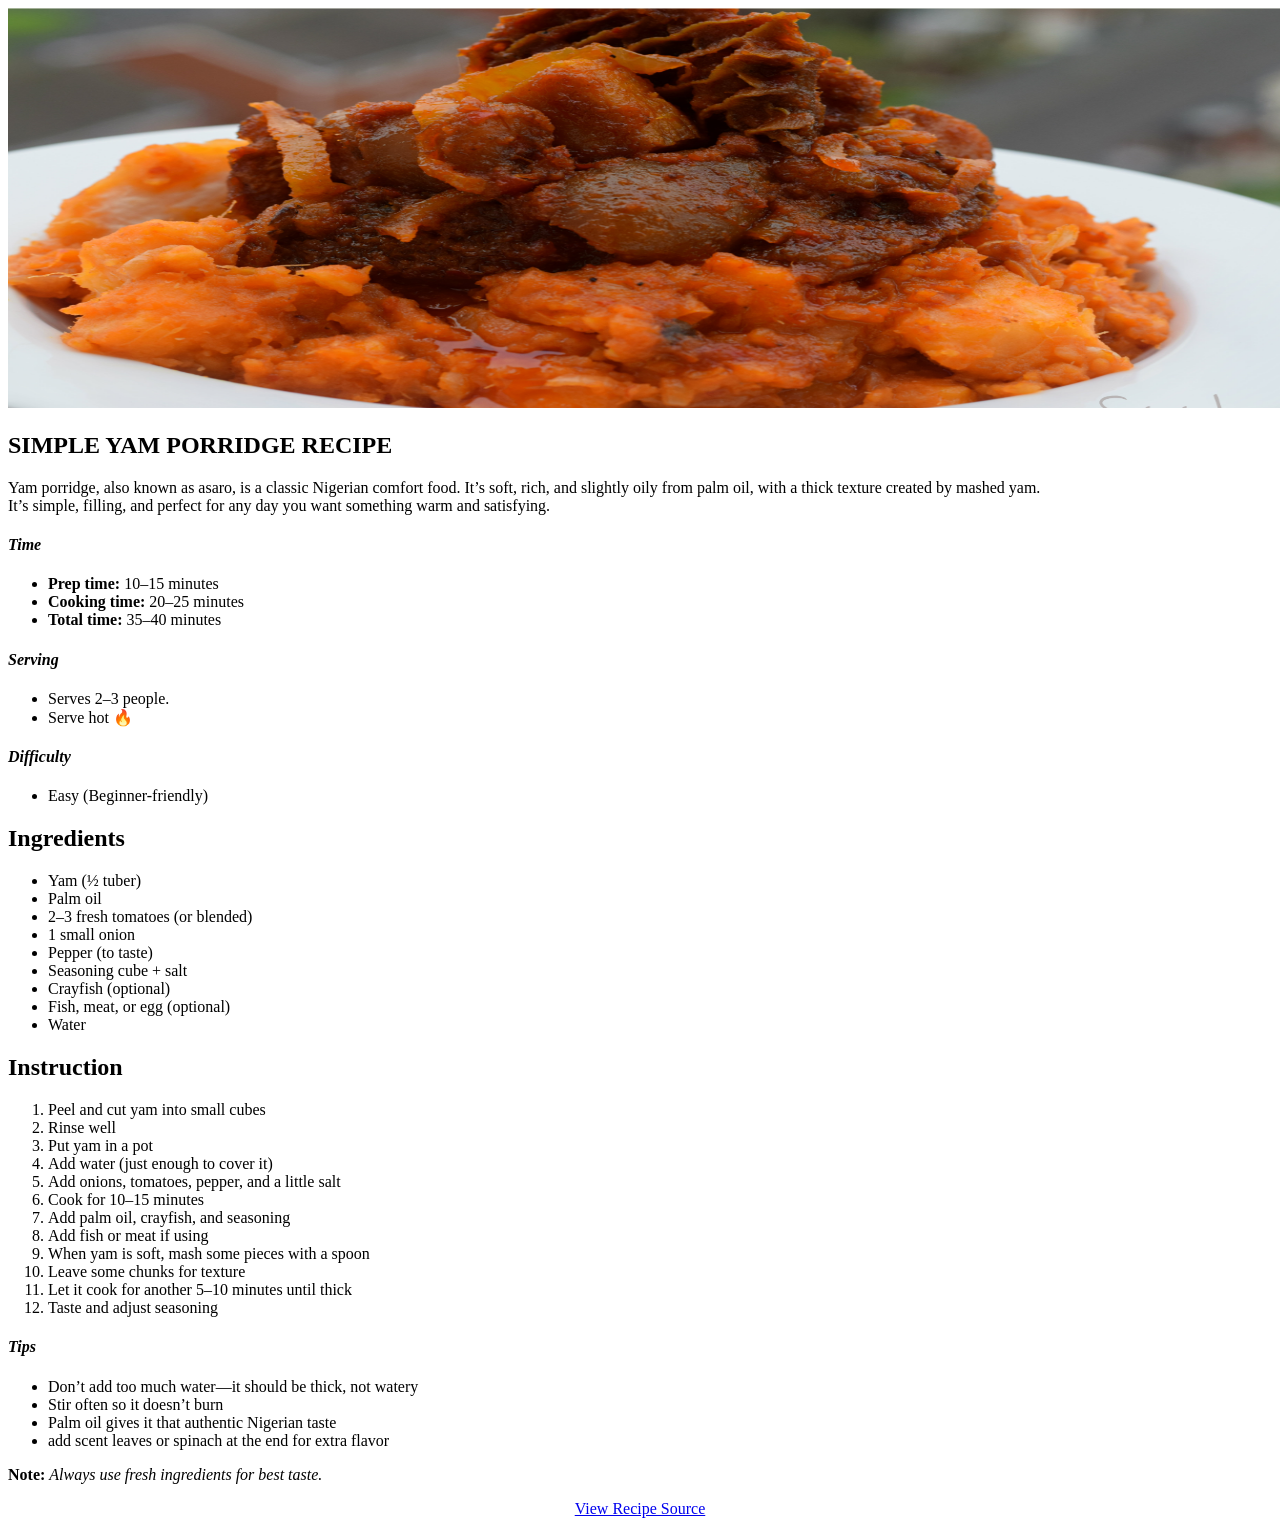
<file: Recipe-Webpage/index.html>
<!DOCTYPE html>
<html lang="en">
<head>
    <meta charset="UTF-8">
    <meta name="viewport" content="width=device-width, initial-scale=1.0">
    <title>RECIPE WEBPAGE</title>
</head>
<body>
    <img src="ASSETS/Screenshot 2026-04-23 213720.png" alt="picture of a yam porridge" width="1300" height="400">

<section>
    <h1>SIMPLE YAM PORRIDGE RECIPE </h1>
    <p>Yam porridge, also known as asaro, is a classic Nigerian comfort food. It’s soft, rich, and slightly oily from palm oil, with a thick texture created by mashed yam.
         <br>It’s simple, filling, and perfect for any day you want something warm and satisfying.</p>
</section>

<section>
    <h4><i><strong>Time</strong></i></h4>
    <ul>
        <li><b>Prep time:</b> 10–15 minutes </li>
         <li><b>Cooking time:</b> 20–25 minutes  </li>
          <li><b>Total time: </b> 35–40 minutes  </li>
    </ul>
    <h4><i><strong>Serving</strong></i></h4>
     <ul>	
        <li>Serves 2–3 people.</li>
        <li>Serve hot 🔥 </li>
    </ul>
    <h4><i><strong>Difficulty</strong></i></h4>
     <ul>
        <li>Easy (Beginner-friendly)</li>
    </ul>
</section>

<section>
    <h2><b>Ingredients</b></h2>
    <ul>
        <li> Yam (½ tuber) </li>
         <li> Palm oil </li>
          <li> 2–3 fresh tomatoes (or blended) </li>
          <li>1 small onion </li>
          <li>Pepper (to taste) </li>
          <li>Seasoning cube + salt</li>
          <li>Crayfish (optional) </li>
          <li>Fish, meat, or egg (optional) </li>
          <li>Water </li>
    </ul>
</section>

<section>
    <h2><b>Instruction</b></h2> 
    <ol>
        <!--prepare the yam -->
        <li> Peel and cut yam into small cubes  </li>
         <li> Rinse well  </li>
         <!--Cook the base -->
          <li> Put yam in a pot </li>
          <li>Add water (just enough to cover it)  </li>
          <li>Add onions, tomatoes, pepper, and a little salt  </li>
          <li>Cook for 10–15 minutes </li>
         <!--Add flavor-->
          <li>Add palm oil, crayfish, and seasoning </li>
          <li>Add fish or meat if using  </li>	
         <!--Mash & thicken-->
          <li>When yam is soft, mash some pieces with a spoon </li>
           <li>Leave some chunks for texture  </li>
          <!-- Final cooking-->
          <li>Let it cook for another 5–10 minutes until thick </li>
          <li>Taste and adjust seasoning </li>
    </ol>
</section>

<section>
     <h4><i>Tips</i></h4>
    <ul>
        <li> Don’t add too much water—it should be thick, not watery  </li>
         <li> Stir often so it doesn’t burn </li>
          <li> Palm oil gives it that authentic Nigerian taste</li>
          <li>add scent leaves or spinach at the end for extra flavor </li>
    </ul>
    <p><strong>Note:</strong> <em>Always use fresh ingredients for best taste.</em></p>
    <p style="text-align: center;">
    <a href="https://www.myactivekitchen.com/asaro-elepo-rederede-yam-porridge/" target="_blank">
        View Recipe Source
    </a>
   </p>
</section>

</body>
    
</html>
</file>
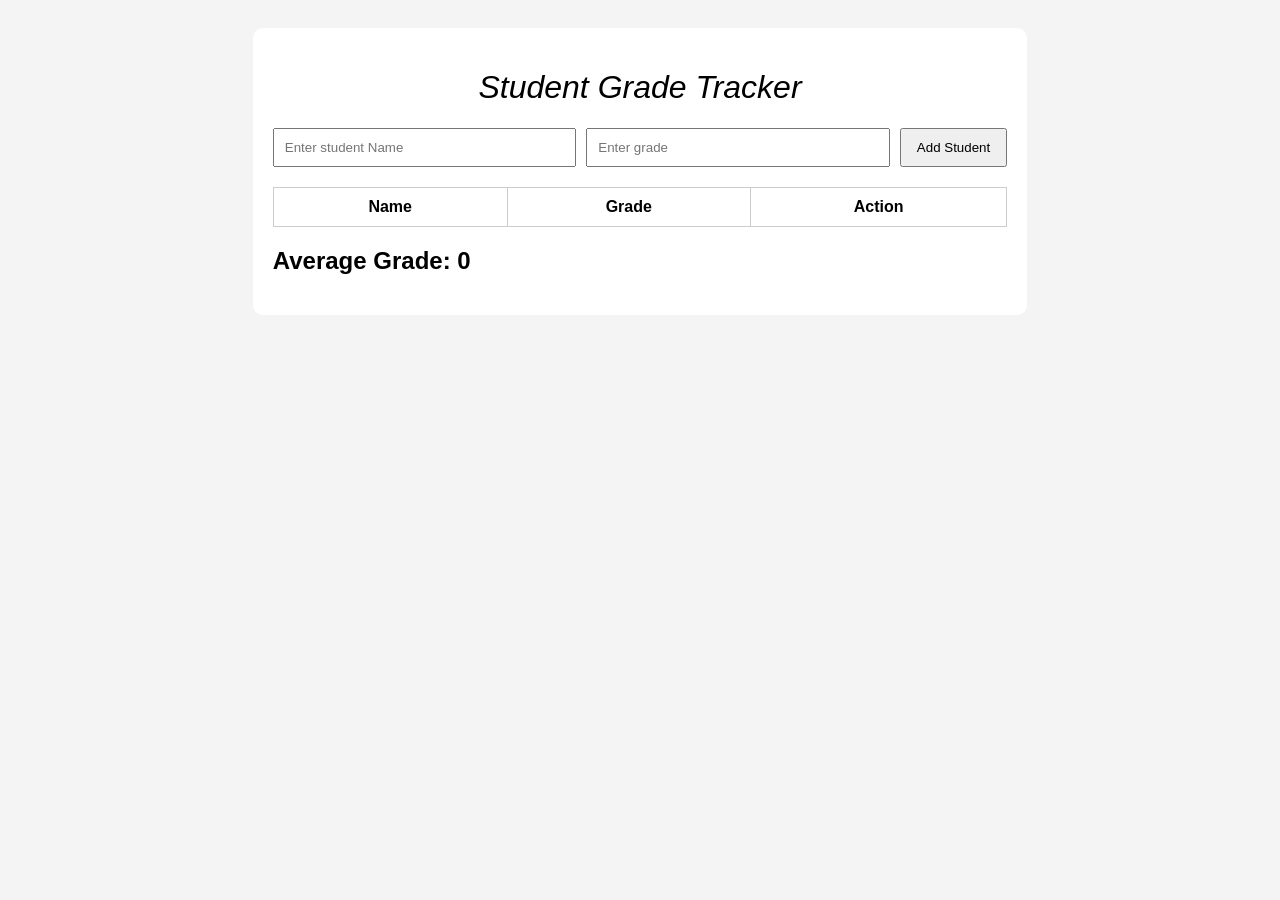
<file: Student-Grade-Tracker/index.html>
<!DOCTYPE html>
<html lang="en">
<head>
    <meta charset="UTF-8">
    <meta name="viewport" content="width=device-width, initial-scale=1.0">
    <link rel="stylesheet" href="style.css">
    <title>Student Grade Tracker</title>
</head>
<body>
   <div class="container">
    <h1>Student Grade Tracker</h1>
    <form id="studentForm">
        <input type="text" id="studentName" placeholder="Enter student Name"/>
         <input type="number" id="studentGrade" placeholder="Enter grade"/>
         <button type="submit" >Add Student</button>
    </form>

     <p id="errorMessage"></p>

    <table>
      <thead>
        <tr>
          <th>Name</th>
          <th>Grade</th>
          <th>Action</th>
        </tr>
      </thead>

      <tbody id="studentList"></tbody>
    </table>

    <h2>Average Grade: <span id="averageGrade">0</span></h2>
  </div>

  <script src="script.js"></script>

   </div> 
</body>
</html>
</file>
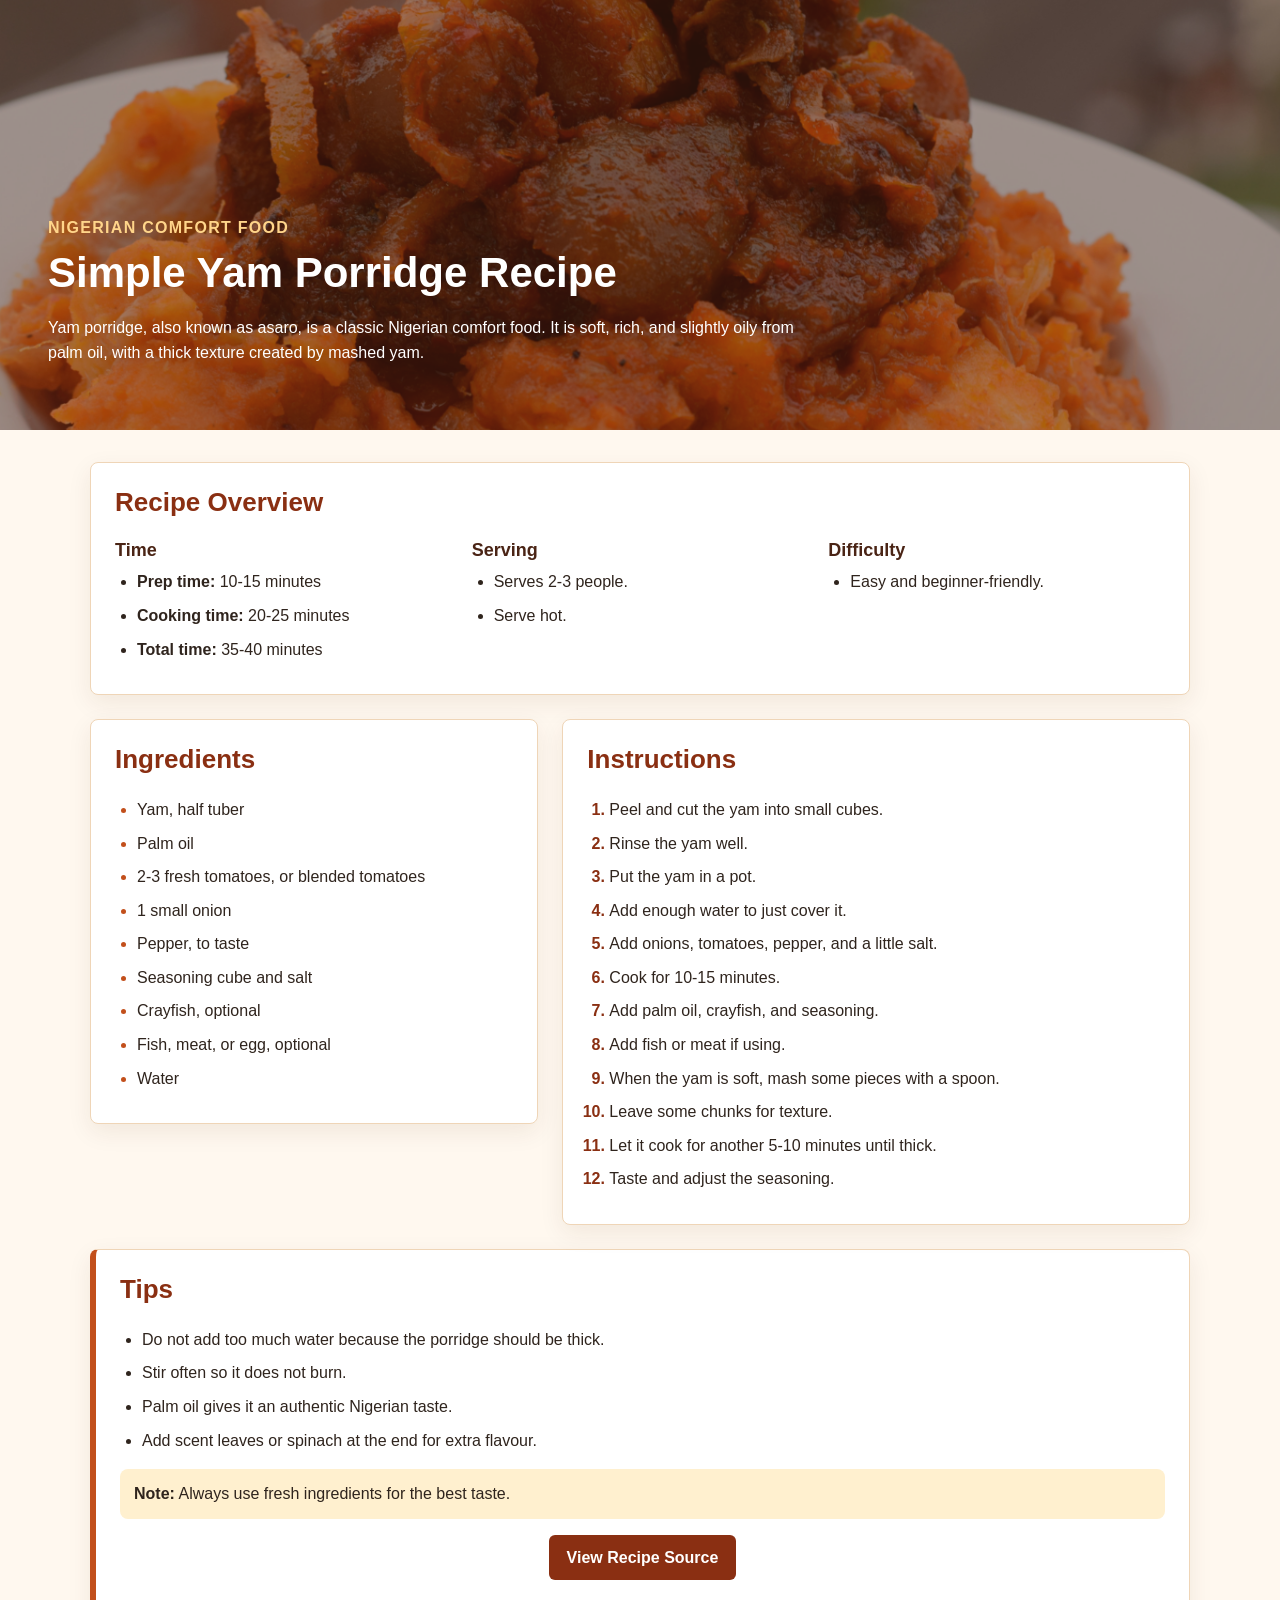
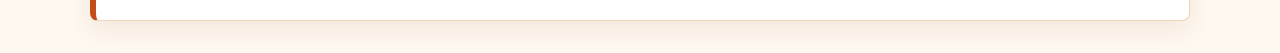
<file: Styling-RecipeWebpage/index.html>
<!DOCTYPE html>
<html lang="en">
<head>
    <meta charset="UTF-8">
    <meta name="viewport" content="width=device-width, initial-scale=1.0">
    <link rel="stylesheet" href="style.css">
    <title>Simple Yam Porridge Recipe</title>
</head>
<body>
    <header id="page-header" class="hero">
        <img
            class="hero-image"
            src="ASSETS/Screenshot 2026-04-23 213720.png"
            alt="A bowl of yam porridge"
        >
        <div class="hero-content">
            <p class="tagline">Nigerian comfort food</p>
            <h1>Simple Yam Porridge Recipe</h1>
            <p>
                Yam porridge, also known as asaro, is a classic Nigerian comfort food.
                It is soft, rich, and slightly oily from palm oil, with a thick texture
                created by mashed yam.
            </p>
        </div>
    </header>

    <main class="recipe-container">
        <section class="recipe-card overview-card" aria-labelledby="overview-title">
            <h2 id="overview-title">Recipe Overview</h2>
            <div class="overview-grid">
                <div>
                    <h3>Time</h3>
                    <ul>
                        <li><strong>Prep time:</strong> 10-15 minutes</li>
                        <li><strong>Cooking time:</strong> 20-25 minutes</li>
                        <li><strong>Total time:</strong> 35-40 minutes</li>
                    </ul>
                </div>

                <div>
                    <h3>Serving</h3>
                    <ul>
                        <li>Serves 2-3 people.</li>
                        <li>Serve hot.</li>
                    </ul>
                </div>

                <div>
                    <h3>Difficulty</h3>
                    <ul>
                        <li>Easy and beginner-friendly.</li>
                    </ul>
                </div>
            </div>
        </section>

        <section class="recipe-grid">
            <section class="recipe-card ingredients-card" aria-labelledby="ingredients-title">
                <h2 id="ingredients-title">Ingredients</h2>
                <ul class="ingredient-list">
                    <li>Yam, half tuber</li>
                    <li>Palm oil</li>
                    <li>2-3 fresh tomatoes, or blended tomatoes</li>
                    <li>1 small onion</li>
                    <li>Pepper, to taste</li>
                    <li>Seasoning cube and salt</li>
                    <li>Crayfish, optional</li>
                    <li>Fish, meat, or egg, optional</li>
                    <li>Water</li>
                </ul>
            </section>

            <section class="recipe-card instructions-card" aria-labelledby="instructions-title">
                <h2 id="instructions-title">Instructions</h2>
                <ol class="instruction-list">
                    <li>Peel and cut the yam into small cubes.</li>
                    <li>Rinse the yam well.</li>
                    <li>Put the yam in a pot.</li>
                    <li>Add enough water to just cover it.</li>
                    <li>Add onions, tomatoes, pepper, and a little salt.</li>
                    <li>Cook for 10-15 minutes.</li>
                    <li>Add palm oil, crayfish, and seasoning.</li>
                    <li>Add fish or meat if using.</li>
                    <li>When the yam is soft, mash some pieces with a spoon.</li>
                    <li>Leave some chunks for texture.</li>
                    <li>Let it cook for another 5-10 minutes until thick.</li>
                    <li>Taste and adjust the seasoning.</li>
                </ol>
            </section>
        </section>

        <section class="recipe-card tips-card" aria-labelledby="tips-title">
            <h2 id="tips-title">Tips</h2>
            <ul>
                <li>Do not add too much water because the porridge should be thick.</li>
                <li>Stir often so it does not burn.</li>
                <li>Palm oil gives it an authentic Nigerian taste.</li>
                <li>Add scent leaves or spinach at the end for extra flavour.</li>
            </ul>
            <p class="note"><strong>Note:</strong> Always use fresh ingredients for the best taste.</p>
            <p class="source-link">
                <a href="https://www.myactivekitchen.com/asaro-elepo-rederede-yam-porridge/" target="_blank">
                    View Recipe Source
                </a>
            </p>
        </section>
    </main>
</body>
</html>
</file>
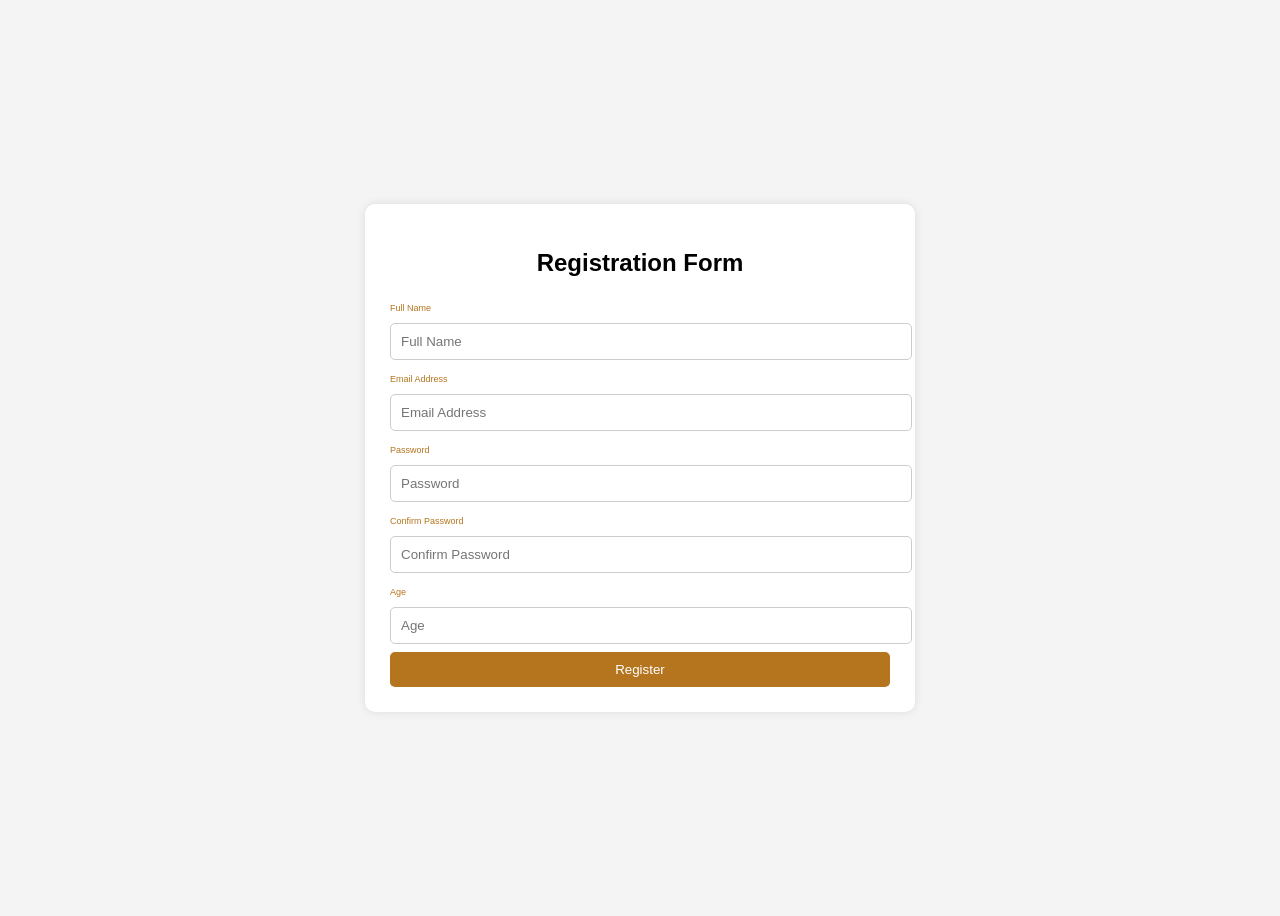
<file: User-Registration-Form/index.html>
<!DOCTYPE html>
<html lang="en">
<head>
    <meta charset="UTF-8">
    <meta name="viewport" content="width=device-width, initial-scale=1.0">
    <title>UserRegistrationForm </title>

    <style>
    body {
      font-family: Arial, sans-serif;
      background-color: #f4f4f4;
      display: flex;
      justify-content: center;
      align-items: center;
      height: 100vh;
    }

    .container {
      background: white;
      padding: 25px;
      border-radius: 10px;
      width: 500px;
      box-shadow: 0 0 10px rgba(0,0,0,0.1);
    }

    h2 {
      text-align: center;
      font-weight: bolder;
    }

    input {
      width: 100%;
      padding: 10px;
      margin: 8px 0;
      border: 1px solid #ccc;
      border-radius: 5px;
    }

    button {
      width: 100%;
      padding: 10px;
      background-color:rgb(181, 116, 30);
      color: white;
      border: none;
      border-radius: 5px;
      cursor: pointer;
    }

    button:hover {
      background-color: #0056b3;
    }

    label{
        color: rgb(181, 116, 30);
        font-size: xx-small;

    }
  </style>
</head>

<body>
    <div class="container">
    <h2>Registration Form</h2>
    <form id="registrationForm">
        <label for="fullname">Full Name</label>
        <input type="text" id="fullname" placeholder="Full Name" required/>
        <label for="email">Email Address</label>
        <input type="email" id="email" placeholder="Email Address" required/>
        <label for="password">Password</label>
        <input type="password" id="password" placeholder="Password" required/>
        <label for="confirmpassword">Confirm Password</label>
        <input type="password" id="confirmpassword" placeholder="Confirm Password" required/>
        <label for="age">Age</label>
        <input type="age"id="age" placeholder="Age" required/>
        <button type="submit">Register</button>
    </form>
    </div>
    <script src="script.js"></script>
</body>
</html>
</file>
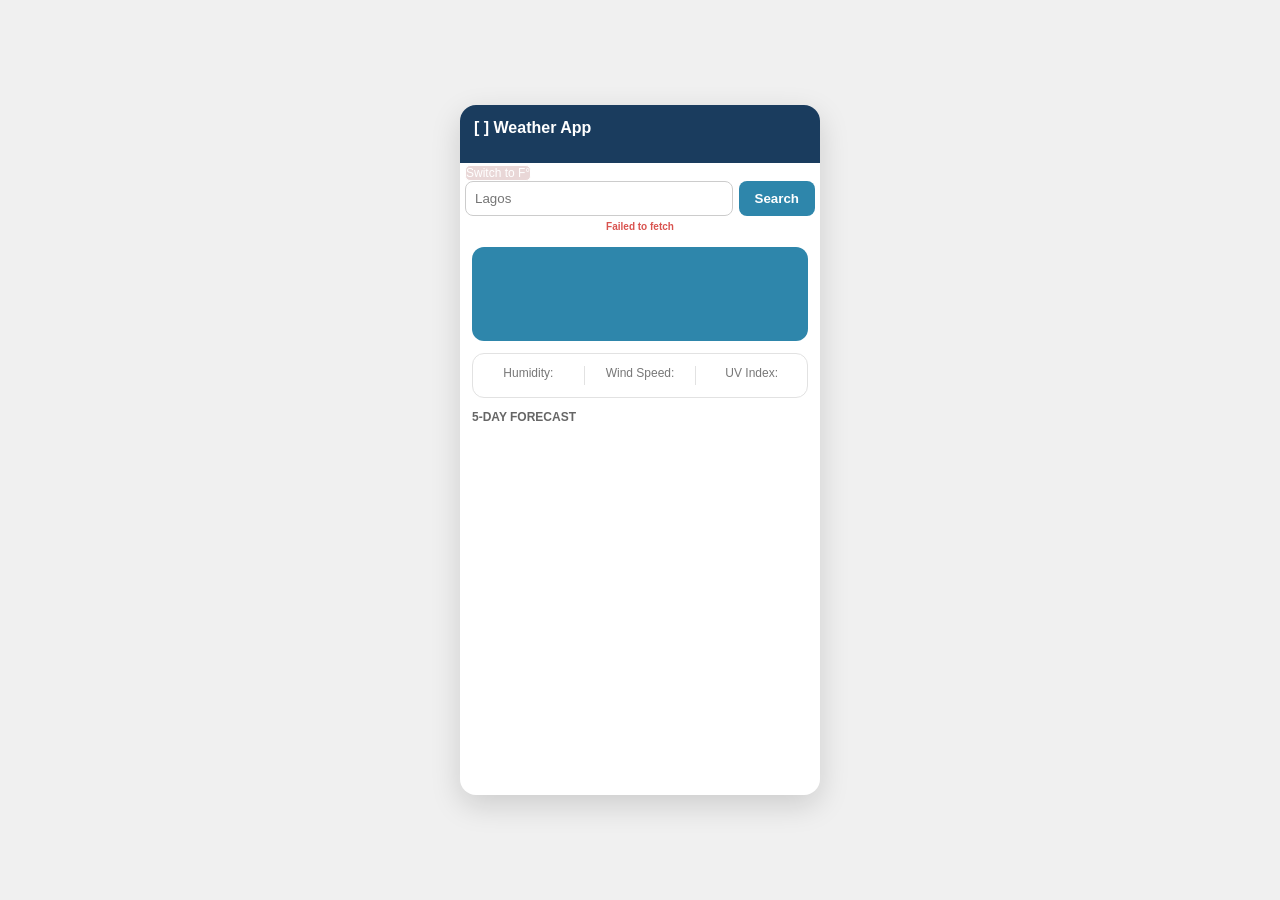
<file: Weather-App/index.html>
<!DOCTYPE html>
<html lang="en">
<head>
    <meta charset="UTF-8">
    <meta name="viewport" content="width=device-width, initial-scale=1.0">
    <title>Weather App</title>
    <link rel="stylesheet" href="styles.css">
</head>
<body>
    <main>
        <header>
        <!--header:contains App tittle ,search input,search button-->
        <h1> [ ] Weather App</h1>
        </header>

        <!--B:unit toggle to show farhenit and celsus-->
        <button id="unit-toggle" class="toggle-btn">Switch to F°</button>

        <div class="top-navigation">
        <input type="text" id="city-input" placeholder="Lagos">
        <button id="search-button">Search</button>
        </div>

        <!--B:Search-history-->
        <div id="search-history" class="history-container"></div>

        <div>
        <!--Error Section: contains error message when city is not found and loading message-->
        <p id="error-message"></p>
        <p id="loading-message"></p>
        </div>

        <div class="hero-section">
        <!--Hero Section: contains weather icon,city name ,
        country,temperature,weather description-->
        <div id="weather-icon"class="animated-icon"></div>
        <h2 id="location-display">
             <span id="city-name"></span> <span id="country"></span>
        </h2>
        <p id="temperature"></p>
        <p id="weather-description"></p>
        </div>

        <div class="stats-section">
        <!--Stats Section: contains Humidity,wind speed,UV index 
        using span to wrap the value-->
        <div id="humidity">Humidity: <span class="value"></span></div>
        <div id="wind-speed">Wind Speed: <span class="value"></span></div>
        <div id="uv-index">UV Index: <span class="value"></span></div>
        </div>

        <div class="forecast-section">
        <!--Forecast Section: contains 5 day forecast with date,weather icon,
        temperature,weather description-->
        <h3>5-DAY FORECAST</h3>
        <div id="forecast"></div>
        </div>
    </main>
    <script src="script.js"></script>
</body>
</html>
</file>
<file: Student-Grade-Tracker/style.css>
body {
  font-family: Arial, sans-serif;
  background: #f4f4f4;
  padding: 20px;
}
.container{
  width: 60%;
  margin: auto;
  background: white;
  padding: 20px;
  border-radius: 10px;
}
h1 {
  text-align: center;
  font-weight: 400;
  font-style: italic;
}
form {
  display: flex;
  gap: 10px;
  margin-bottom: 20px;
}
input {
  padding: 10px;
  flex: 1;
}

button {
  padding: 10px 15px;
  cursor: pointer;
}

table {
  width: 100%;
  border-collapse: collapse;
}

table, th, td {
  border: 1px solid #ccc;
}

th, td {
  padding: 10px;
  text-align: center;
}

.delete-btn {
  background: red;
  color: white;
  border: none;
  padding: 5px 10px;
}

.above-average {
  background-color: #d4edda;
}

#errorMessage {
  color: red;
  margin-bottom: 10px;
}
</file>
<file: Styling-RecipeWebpage/style.css>
/* General page styling */
* {
    box-sizing: border-box;
}

body {
    margin: 0;
    font-family: Arial, Helvetica, sans-serif;
    color: #2f241d;
    background-color: #fff8ef;
    line-height: 1.6;
}

img {
    max-width: 100%;
    display: block;
}

/* Header section */
.hero {
    position: relative;
    min-height: 430px;
    display: flex;
    align-items: flex-end;
    padding: 48px;
    color: #ffffff;
    background-color: #4a2415;
    overflow: hidden;
}

.hero-image {
    position: absolute;
    inset: 0;
    width: 100%;
    height: 100%;
    object-fit: cover;
    opacity: 0.55;
}

.hero-content {
    position: relative;
    max-width: 760px;
}

.tagline {
    margin: 0 0 8px;
    color: #ffd58a;
    font-weight: 700;
    text-transform: uppercase;
    letter-spacing: 0.08em;
}

h1,
h2,
h3 {
    margin-top: 0;
    line-height: 1.2;
}

h1 {
    margin-bottom: 16px;
    font-size: 42px;
}

h2 {
    color: #8a2f12;
    font-size: 26px;
}

h3 {
    margin-bottom: 8px;
    color: #4a2415;
    font-size: 18px;
}

/* Main recipe layout */
.recipe-container {
    width: min(1100px, 92%);
    margin: 32px auto;
}

.recipe-card {
    margin-bottom: 24px;
    padding: 24px;
    border: 1px solid #efd5b7;
    border-radius: 8px;
    background-color: #ffffff;
    box-shadow: 0 8px 24px rgba(76, 36, 19, 0.08);
}

.overview-grid {
    display: grid;
    grid-template-columns: repeat(3, 1fr);
    gap: 20px;
}

.recipe-grid {
    display: grid;
    grid-template-columns: 1fr 1.4fr;
    gap: 24px;
    align-items: start;
}

ul,
ol {
    margin: 0;
    padding-left: 22px;
}

li {
    margin-bottom: 8px;
}

.ingredient-list li::marker {
    color: #c24f1b;
}

.instruction-list li::marker {
    color: #8a2f12;
    font-weight: 700;
}

.tips-card {
    border-left: 6px solid #c24f1b;
}

.note {
    padding: 12px 14px;
    border-radius: 8px;
    background-color: #fff0cf;
}

.source-link {
    text-align: center;
}

.source-link a {
    display: inline-block;
    padding: 10px 18px;
    border-radius: 6px;
    color: #ffffff;
    background-color: #8a2f12;
    font-weight: 700;
    text-decoration: none;
    transition: background-color 0.25s ease, transform 0.25s ease;
}

.source-link a:hover {
    background-color: #c24f1b;
    transform: translateY(-2px);
}

/* Responsive layout for smaller screens */
@media (max-width: 760px) {
    .hero {
        min-height: 360px;
        padding: 32px 24px;
    }

    h1 {
        font-size: 32px;
    }

    .overview-grid,
    .recipe-grid {
        grid-template-columns: 1fr;
    }
}
</file>
<file: Weather-App/styles.css>
* {
    box-sizing: border-box;
}

body {
    font-family: Arial, sans-serif;
    background-color: #f0f0f0;
    margin: 0;
    min-height: 100vh;
    display: flex;
    justify-content: center;
    align-items: center;
}

main {
    width: 360px;
    min-height: 690px;
    background-color: white;
    border-radius: 16px;
    overflow: hidden;
    box-shadow: 0 10px 30px rgba(0, 0, 0, 0.15);
}

header {
    background-color: #1A3C5E;
    color: white;
    padding: 14px;
}

header h1 {
    margin: 0 0 12px;
    font-size: 16px;
}

.toggle-btn {
    background-color: rgba(143, 57, 57, 0.2);
    color: white;
    border: 1px solid white;
    border-radius: 5px;
    padding: 0px;
    margin-bottom: 0px;
    cursor: pointer;
    font-size: 12px;
    transition: all 0.2s ease;
    margin-left: 5px;
}

.toggle-btn:hover {
    background-color: white;
    color: #1A3C5E;
}

.top-navigation {
    display: flex;
    gap: 6px;
    margin-left: 5px;
    margin-right: 5px;
}

.top-navigation input {
    flex: 1;
    padding: 9px;
    border: 1px solid #cccccc;
    border-radius: 8px;
    outline: none;
}

.top-navigation button {
    padding: 9px 16px;
    background-color: #2E86AB;
    color: white;
    border: none;
    border-radius: 8px;
    cursor: pointer;
    font-weight: bold;
    transition: all 0.2s ease;
}

.top-navigation button:hover {
    background-color: #1A3C5E;
}

.history-container {
    display: flex;
    gap: 5px;
    flex-wrap: wrap;
}

.history-btn {
    background-color: white;
    color: rgb(161, 95, 95);
    border: none;
    padding: 4px 8px;
    border-radius: 5px;
    font-size: 11px;
    cursor: pointer;
}

p#error-message,
p#loading-message {
    text-align: center;
    margin: 0;
    padding: 5px;
    font-size: 10px;
    font-weight: bold;
}

p#error-message {
    color: #d9534f;
}

p#loading-message {
    color: #2E86AB;
}

.hero-section {
    background-color: #2E86AB;
    color: white;
    margin-left: 12px;
    margin-bottom: 12px;
    margin-right: 12px;
    padding: 35px 15px;
    border-radius: 12px;
    text-align: center;
}

#weather-icon {
    font-size: 42px;
    display: inline-block;
    margin-bottom: 8px;
}

#location-display {
    margin: 0 0 6px;
    font-size: 16px;
    font-weight: bold;
}

#temperature {
    margin: 0;
    font-size: 44px;
    font-weight: bold;
}

#weather-description {
    margin: 6px 0 0;
    font-size: 13px;
    opacity: 0.9;
}

.stats-section {
    display: flex;
    margin: 0 12px 12px;
    padding: 12px 0;
    border: 1px solid #e2e2e2;
    border-radius: 12px;
}

#humidity,
#wind-speed,
#uv-index {
    flex: 1;
    text-align: center;
    font-size: 12px;
    color: #777;
    border-right: 1px solid #e2e2e2;
}

#uv-index {
    border-right: none;
}

#humidity .value,
#wind-speed .value,
#uv-index .value {
    display: block;
    margin-top: 5px;
    font-size: 14px;
    font-weight: bold;
    color: #1A3C5E;
}

.forecast-section {
    margin: 0 12px;
    padding-bottom: 20px;
}

.forecast-section h3 {
    margin: 0 0 8px;
    font-size: 12px;
    color: #666;
}

#forecast {
    display: flex;
    flex-direction: column;
    gap: 7px;
}

.forecast-row {
    display: grid;
    grid-template-columns: 1fr 40px 70px;
    align-items: center;
    padding: 10px;
    border: 1px solid #eeeeee;
    border-radius: 8px;
    background-color: white;
    font-size: 13px;
    transition: background-color 0.2s ease;
}

.forecast-row:hover {
    background-color: #f5fafd;
}

.forecast-row span:first-child {
    font-weight: bold;
    color: #1A3C5E;
}

.forecast-row span:nth-child(2) {
    text-align: center;
}

.forecast-row span:last-child {
    text-align: right;
    font-weight: bold;
    color: #1A3C5E;
}

.animate-spin {
    animation: spin 4s linear infinite;
}

.animate-bounce {
    animation: bounce 2s ease-in-out infinite;
}

.animate-pulse {
    animation: pulse 2.5s ease-in-out infinite;
}

@keyframes spin {
    100% {
        transform: rotate(360deg);
    }
}

@keyframes bounce {
    0%, 100% {
        transform: translateY(0);
    }

    50% {
        transform: translateY(-8px);
    }
}

@keyframes pulse {
    0%, 100% {
        opacity: 1;
        transform: scale(1);
    }

    50% {
        opacity: 0.8;
        transform: scale(0.95);
    }
}

@media (max-width: 480px) {
    body {
        align-items: flex-start;
    }

    main {
        width: 100%;
        min-height: 100vh;
        border-radius: 0;
    }

    .top-navigation {
        flex-direction: column;
    }

    .top-navigation button {
        width: 100%;
    }
}
</file>
